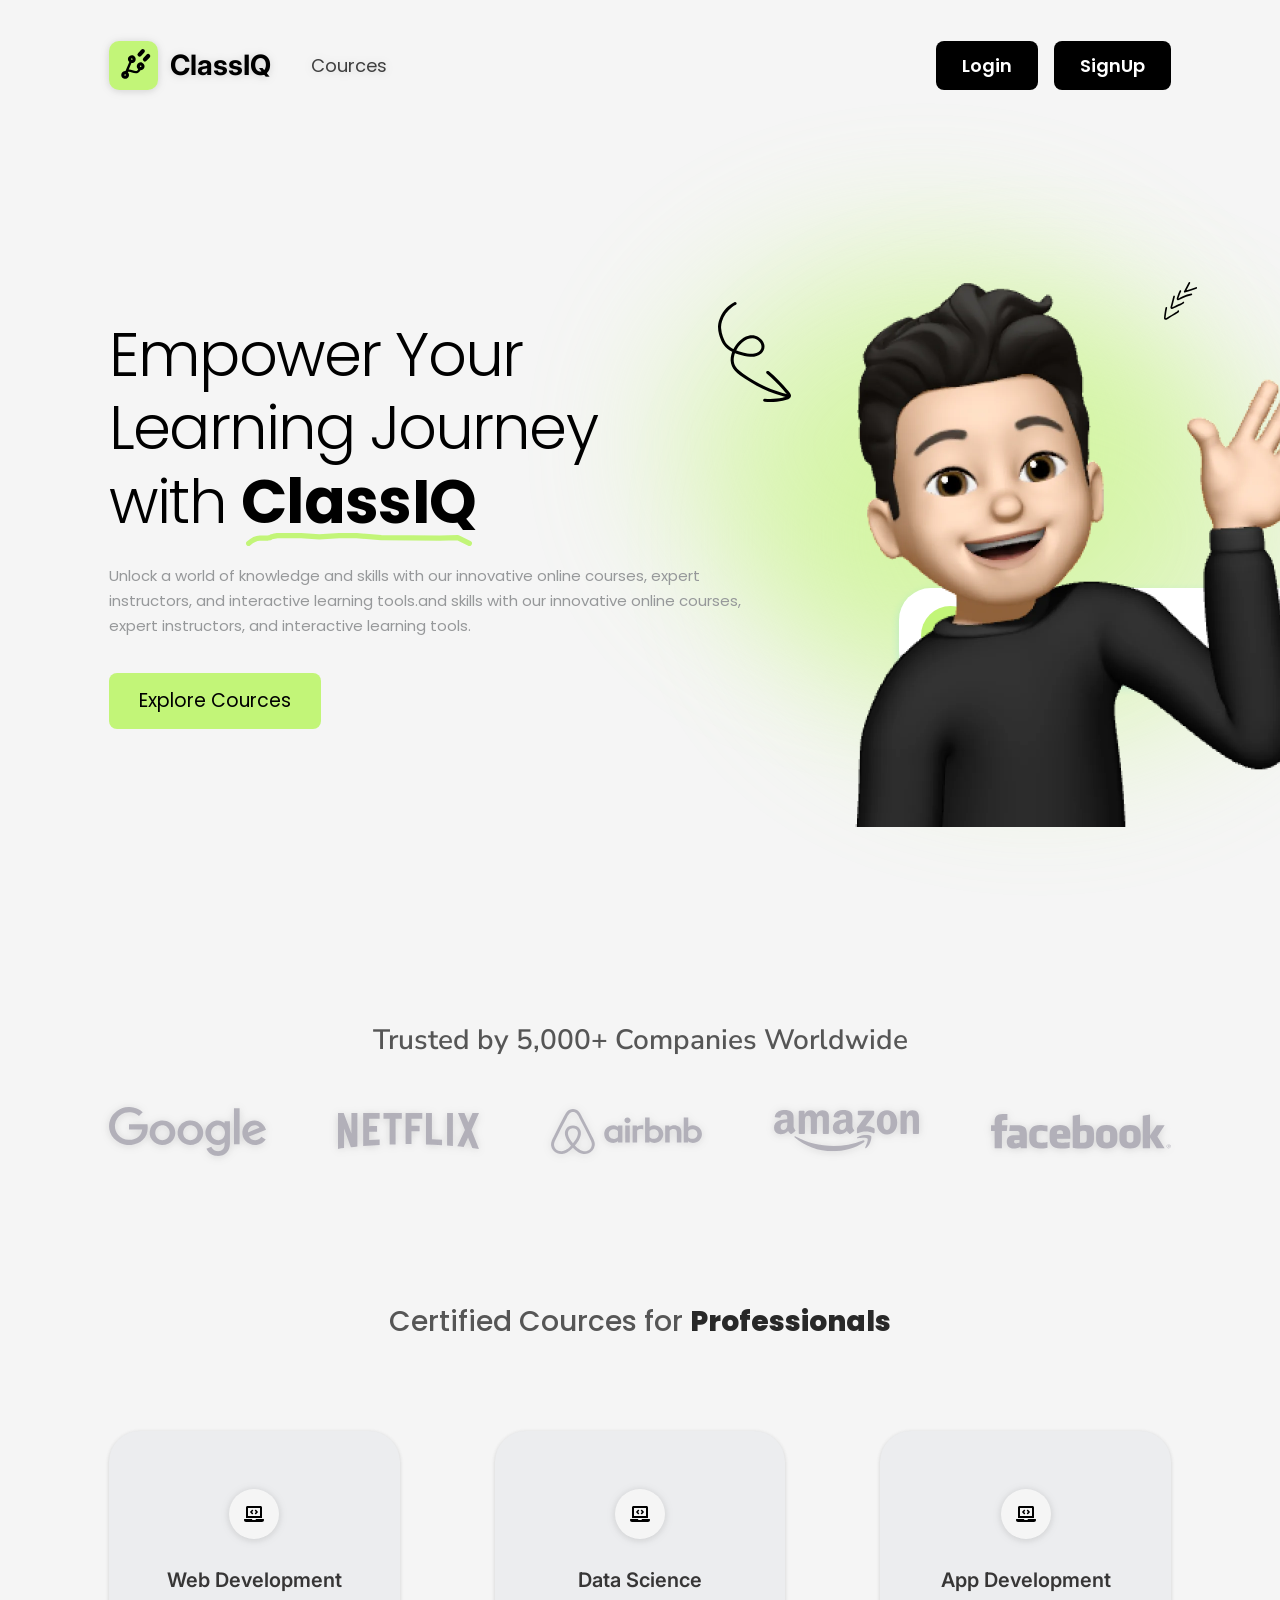
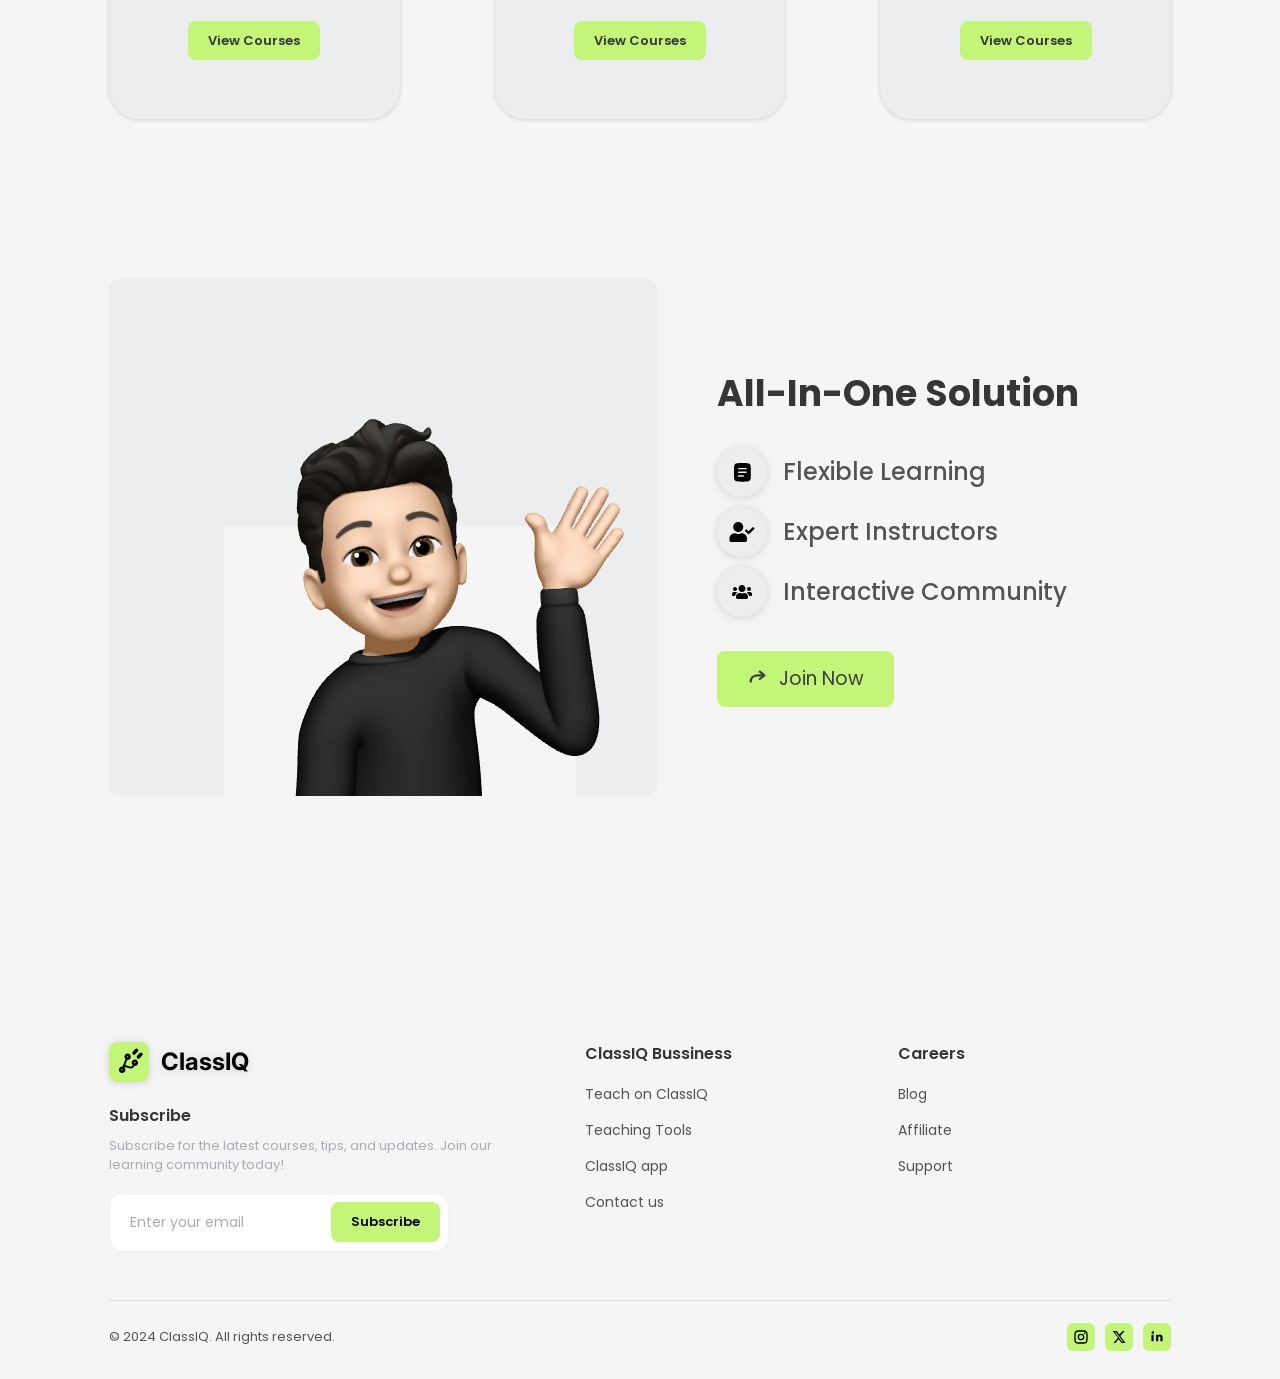
<file: index.html>
<!DOCTYPE html>
<html lang="en">
<head>
<meta charset="UTF-8">
<meta name="viewport" content="width=device-width, initial-scale=1">
<title>ClassIQ — Empower Your Learning Journey</title>
<meta name="description" content="Unlock a world of knowledge and skills with our innovative online courses, expert instructors, and interactive learning tools.">
<link rel="icon" href="assets/icons/logo-mark.svg">
<link rel="preconnect" href="https://fonts.googleapis.com">
<link rel="preconnect" href="https://fonts.gstatic.com" crossorigin>
<link href="https://fonts.googleapis.com/css2?family=Inter:wght@600;700&family=Nunito+Sans:wght@600&family=Poppins:wght@300;400;500;600;700;800&display=swap" rel="stylesheet">
<link rel="stylesheet" href="css/style.css?v=5">
</head>
<body>

<a class="skip-link" href="#main">Skip to content</a>

<header class="site-header">
  <div class="container header-inner">
    <a class="brand" href="index.html">
      <img src="assets/icons/logo-mark.svg" alt="" width="49" height="49">
      <span class="brand-name">ClassIQ</span>
    </a>

    <button class="nav-toggle" aria-expanded="false" aria-controls="primary-nav" aria-label="Menu">
      <span></span><span></span><span></span>
    </button>

    <nav class="primary-nav" id="primary-nav">
      <ul class="nav-links">
        <li><a href="dashboard.html">Cources</a></li>
      </ul>
      <div class="nav-actions">
        <a class="btn btn-dark" href="signin.html">Login</a>
        <a class="btn btn-dark" href="signup.html">SignUp</a>
      </div>
    </nav>
  </div>
</header>

<main id="main">

  <section class="hero">
    <div class="container hero-inner">
      <div class="hero-copy">
        <h1 class="hero-title">
          Empower Your<br>
          Learning Journey<br>
          with <span class="accent">ClassIQ<img class="underline" src="assets/icons/underline-swoosh.svg" alt="" aria-hidden="true"></span>
        </h1>
        <p class="hero-text">
          Unlock a world of knowledge and skills with our innovative online courses, expert
          instructors, and interactive learning tools.and skills with our innovative online courses,
          expert instructors, and interactive learning tools.
        </p>
        <a class="btn btn-green btn-lg" href="dashboard.html">Explore Cources</a>
      </div>

      <div class="hero-art">
        <span class="glow glow-1" aria-hidden="true"></span>
        <span class="glow glow-2" aria-hidden="true"></span>
        <div class="enrolled-card">
          <span class="enrolled-check" aria-hidden="true">
            <svg viewBox="0 0 24 24" width="26" height="26" fill="none" stroke="currentColor"
                 stroke-width="3" stroke-linecap="round" stroke-linejoin="round"><path d="M4 12.5l5.5 5.5L20 7"/></svg>
          </span>
          <div>
            <p class="enrolled-title">Congratulations</p>
            <p class="enrolled-sub">Your are enrolled!</p>
          </div>
        </div>
        <picture>
          <source srcset="assets/images/hero-avatar.webp" type="image/webp">
          <img class="hero-avatar" src="assets/images/hero-avatar.png"
               alt="Smiling student waving" width="602" height="606"
               fetchpriority="high" decoding="async">
        </picture>
        <img class="doodle doodle-arrow" src="assets/icons/doodle-arrow.svg" alt="" aria-hidden="true">
        <img class="doodle doodle-sparks" src="assets/icons/doodle-sparks.svg" alt="" aria-hidden="true">
      </div>
    </div>
  </section>

  <section class="trusted">
    <div class="container">
      <h2 class="trusted-title">Trusted by 5,000+ Companies Worldwide</h2>
      <ul class="logo-strip">
        <li><img src="assets/icons/google.svg" alt="Google" width="177" height="55" loading="lazy" decoding="async"></li>
        <li><img src="assets/icons/netflix.svg" alt="Netflix" width="159" height="41" loading="lazy" decoding="async"></li>
        <li><img src="assets/icons/airbnb.svg" alt="Airbnb" width="170" height="50" loading="lazy" decoding="async"></li>
        <li><img src="assets/icons/amazon.svg" alt="Amazon" width="162" height="46" loading="lazy" decoding="async"></li>
        <li><img src="assets/icons/facebook.svg" alt="Facebook" width="203" height="38" loading="lazy" decoding="async"></li>
      </ul>
    </div>
  </section>

  <section class="courses">
    <div class="container">
      <h2 class="section-title">Certified Cources for <strong>Professionals</strong></h2>
      <ul class="course-grid">
        <li class="course-card">
          <img class="course-icon" src="assets/icons/icon-course.svg" alt="" width="50" height="50">
          <h3 class="course-name">Web Development</h3>
          <a class="btn btn-green btn-sm" href="dashboard.html">View Courses</a>
        </li>
        <li class="course-card">
          <img class="course-icon" src="assets/icons/icon-course.svg" alt="" width="50" height="50">
          <h3 class="course-name">Data Science</h3>
          <a class="btn btn-green btn-sm" href="dashboard.html">View Courses</a>
        </li>
        <li class="course-card">
          <img class="course-icon" src="assets/icons/icon-course.svg" alt="" width="50" height="50">
          <h3 class="course-name">App Development</h3>
          <a class="btn btn-green btn-sm" href="dashboard.html">View Courses</a>
        </li>
      </ul>
    </div>
  </section>

  <section class="solution">
    <div class="container solution-inner">
      <div class="solution-art">
        <div class="solution-plate"></div>
        <picture>
          <source srcset="assets/images/solution-avatar.webp" type="image/webp">
          <img src="assets/images/solution-avatar.png" alt="Student waving"
               width="420" height="420" loading="lazy" decoding="async">
        </picture>
      </div>
      <div class="solution-copy">
        <h2 class="solution-title">All-In-One Solution</h2>
        <ul class="feature-list">
          <li><img src="assets/icons/icon-flexible.svg" alt="" width="50" height="50" loading="lazy" decoding="async"><span>Flexible Learning</span></li>
          <li><img src="assets/icons/icon-instructors.svg" alt="" width="50" height="50" loading="lazy" decoding="async"><span>Expert Instructors</span></li>
          <li><img src="assets/icons/icon-community.svg" alt="" width="50" height="50" loading="lazy" decoding="async"><span>Interactive Community</span></li>
        </ul>
        <a class="btn btn-green btn-lg btn-icon" href="signup.html">
          <svg viewBox="0 0 24 24" width="22" height="22" fill="none" stroke="currentColor"
               stroke-width="2.4" stroke-linecap="round" stroke-linejoin="round" aria-hidden="true">
            <path d="M4 15c0-4 3-7 8-7h6"/><path d="M14 4l5 4-5 4"/></svg>
          Join Now
        </a>
      </div>
    </div>
  </section>

</main>

<footer class="site-footer">
  <div class="container">
    <div class="footer-top">
      <div class="footer-brand">
        <a class="brand" href="index.html">
          <img src="assets/icons/logo-mark.svg" alt="" width="40" height="40">
          <span class="brand-name">ClassIQ</span>
        </a>
        <h3 class="footer-sub-title">Subscribe</h3>
        <p class="footer-sub-text">Subscribe for the latest courses, tips, and updates. Join our learning community today!</p>
        <form class="subscribe" novalidate>
          <label class="sr-only" for="subscribe-email">Email address</label>
          <input id="subscribe-email" type="email" name="email" placeholder="Enter your email" required>
          <button class="btn btn-green btn-sm" type="submit">Subscribe</button>
          <p class="form-msg" role="status" aria-live="polite"></p>
        </form>
      </div>

      <nav class="footer-col" aria-label="ClassIQ Bussiness">
        <h3>ClassIQ Bussiness</h3>
        <ul>
          <li><a href="dashboard.html">Teach on ClassIQ</a></li>
          <li><a href="dashboard.html">Teaching Tools</a></li>
          <li><a href="dashboard.html">ClassIQ app</a></li>
          <li><a href="#main">Contact us</a></li>
        </ul>
      </nav>

      <nav class="footer-col" aria-label="Careers">
        <h3>Careers</h3>
        <ul>
          <li><a href="#main">Blog</a></li>
          <li><a href="#main">Affiliate</a></li>
          <li><a href="#main">Support</a></li>
        </ul>
      </nav>
    </div>

    <div class="footer-bottom">
      <p>&copy; 2024 ClassIQ. All rights reserved.</p>
      <ul class="socials">
        <li><a href="#main" aria-label="Instagram"><svg viewBox="0 0 24 24" width="16" height="16" fill="none" stroke="currentColor" stroke-width="2"><rect x="3" y="3" width="18" height="18" rx="5"/><circle cx="12" cy="12" r="4"/><circle cx="17.5" cy="6.5" r="1.2" fill="currentColor" stroke="none"/></svg></a></li>
        <li><a href="#main" aria-label="X"><svg viewBox="0 0 24 24" width="16" height="16" fill="currentColor"><path d="M17.5 3h3l-6.6 7.5L21.8 21h-6l-4.3-5.6L6.5 21h-3l7-8L2.5 3h6.2l3.9 5.2L17.5 3zm-1.1 16h1.7L7.7 4.8H5.9L16.4 19z"/></svg></a></li>
        <li><a href="#main" aria-label="LinkedIn"><svg viewBox="0 0 24 24" width="16" height="16" fill="currentColor"><path d="M6.9 8.5v10H3.7v-10h3.2zM5.3 3.5a1.9 1.9 0 110 3.7 1.9 1.9 0 010-3.7zM20.3 18.5h-3.2v-5.2c0-1.3-.5-2.1-1.6-2.1-.9 0-1.4.6-1.6 1.2-.1.2-.1.5-.1.8v5.3H10.6s0-9 0-10h3.2v1.5c.4-.7 1.2-1.7 3-1.7 2.2 0 3.6 1.4 3.6 4.4v5.8z"/></svg></a></li>
      </ul>
    </div>
  </div>
</footer>

<script src="js/main.js?v=5"></script>
</body>
</html>
</file>
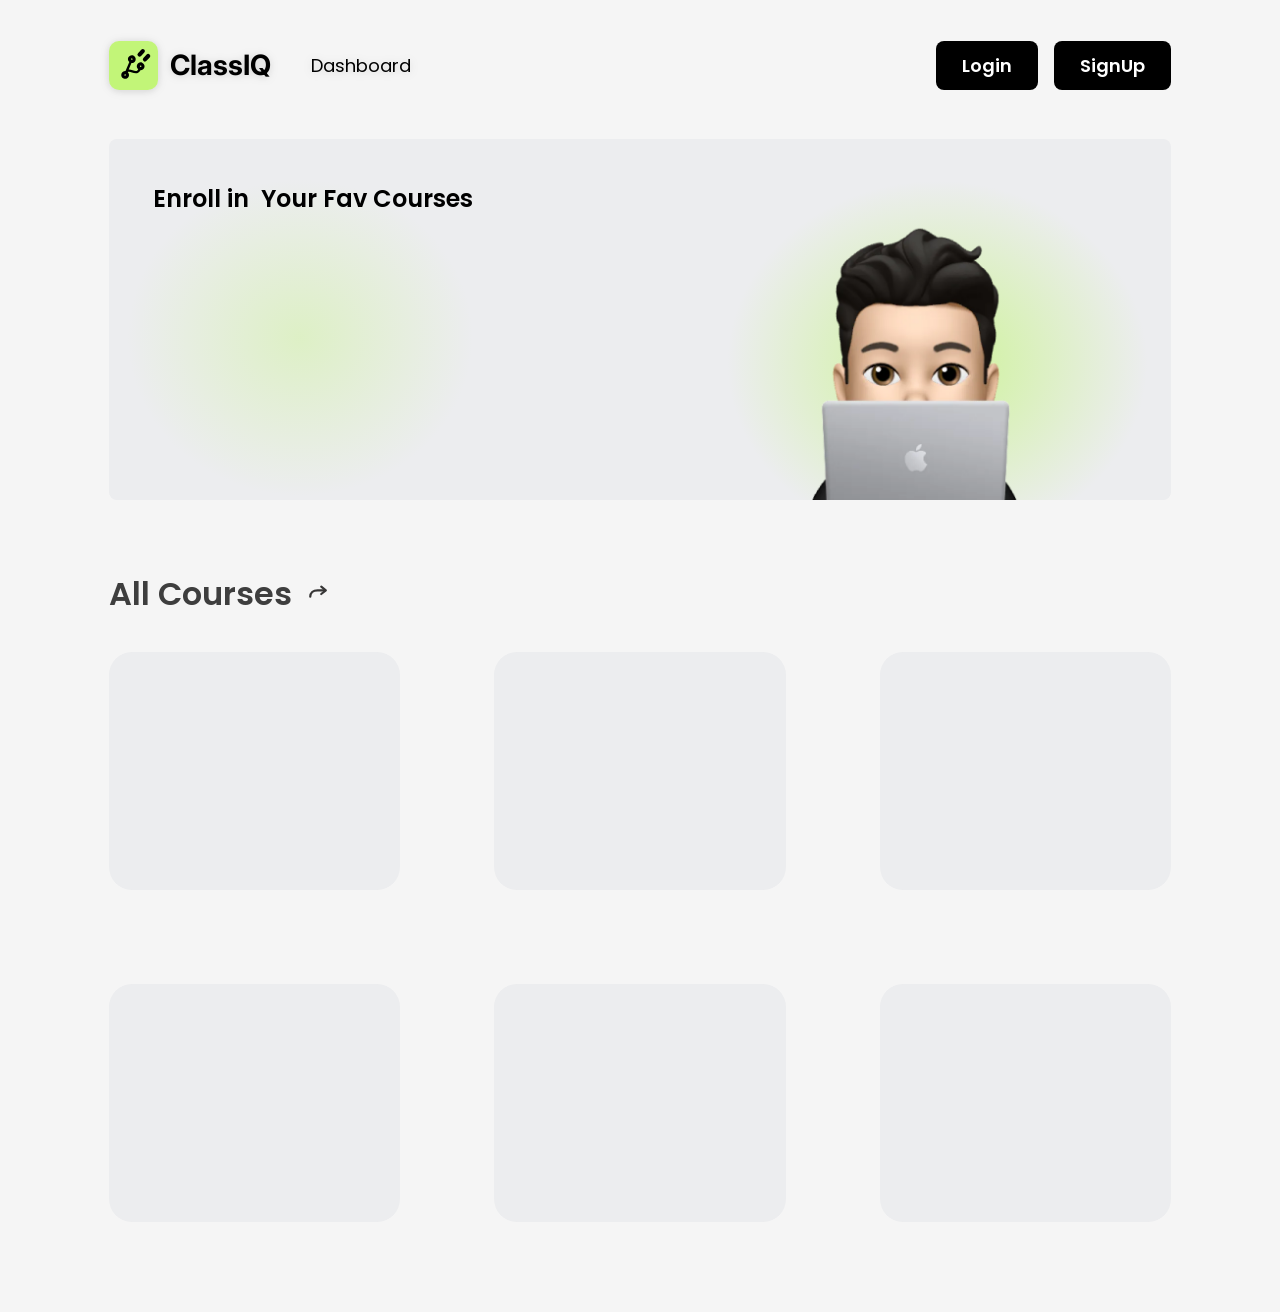
<file: dashboard.html>
<!DOCTYPE html>
<html lang="en">
<head>
<meta charset="UTF-8">
<meta name="viewport" content="width=device-width, initial-scale=1">
<title>ClassIQ — Dashboard</title>
<meta name="description" content="Browse all ClassIQ courses and enroll in your favourites.">
<link rel="icon" href="assets/icons/logo-mark.svg">
<link rel="preconnect" href="https://fonts.googleapis.com">
<link rel="preconnect" href="https://fonts.gstatic.com" crossorigin>
<link href="https://fonts.googleapis.com/css2?family=Inter:wght@600;700&family=Nunito+Sans:wght@600&family=Poppins:wght@300;400;500;600;700;800&display=swap" rel="stylesheet">
<link rel="stylesheet" href="css/style.css?v=5">
</head>
<body>
<a class="skip-link" href="#main">Skip to content</a>

<header class="site-header">
  <div class="container header-inner">
    <a class="brand" href="index.html">
      <img src="assets/icons/logo-mark.svg" alt="" width="49" height="49">
      <span class="brand-name">ClassIQ</span>
    </a>

    <button class="nav-toggle" aria-expanded="false" aria-controls="primary-nav" aria-label="Menu">
      <span></span><span></span><span></span>
    </button>

    <nav class="primary-nav" id="primary-nav">
      <ul class="nav-links">
        <li><a href="dashboard.html" aria-current="page">Dashboard</a></li>
      </ul>
      <div class="nav-actions">
        <a class="btn btn-dark" href="signin.html">Login</a>
        <a class="btn btn-dark" href="signup.html">SignUp</a>
      </div>
    </nav>
  </div>
</header>

<main id="main">
  <div class="container">
    <section class="banner">
      <h1 class="banner-title">Enroll in&nbsp; Your Fav Courses</h1>
      <picture>
        <source srcset="assets/images/dashboard-avatar.webp" type="image/webp">
        <img src="assets/images/dashboard-avatar.png" alt="Student working on a laptop"
             width="324" height="296" fetchpriority="high" decoding="async">
      </picture>
    </section>
  </div>

  <section class="all-courses">
    <div class="container">
      <div class="all-courses-head">
        <h2>All Courses</h2>
        <svg viewBox="0 0 24 24" width="25" height="22" fill="none" stroke="currentColor"
             stroke-width="2.4" stroke-linecap="round" stroke-linejoin="round" aria-hidden="true">
          <path d="M3 15c0-4 3-7 8-7h8"/><path d="M15 4l5 4-5 4"/></svg>
      </div>
      <ul class="card-grid">
        <li class="placeholder-card"></li>
        <li class="placeholder-card"></li>
        <li class="placeholder-card"></li>
        <li class="placeholder-card"></li>
        <li class="placeholder-card"></li>
        <li class="placeholder-card"></li>
      </ul>
    </div>
  </section>
</main>

<script src="js/main.js?v=5"></script>
</body>
</html>
</file>
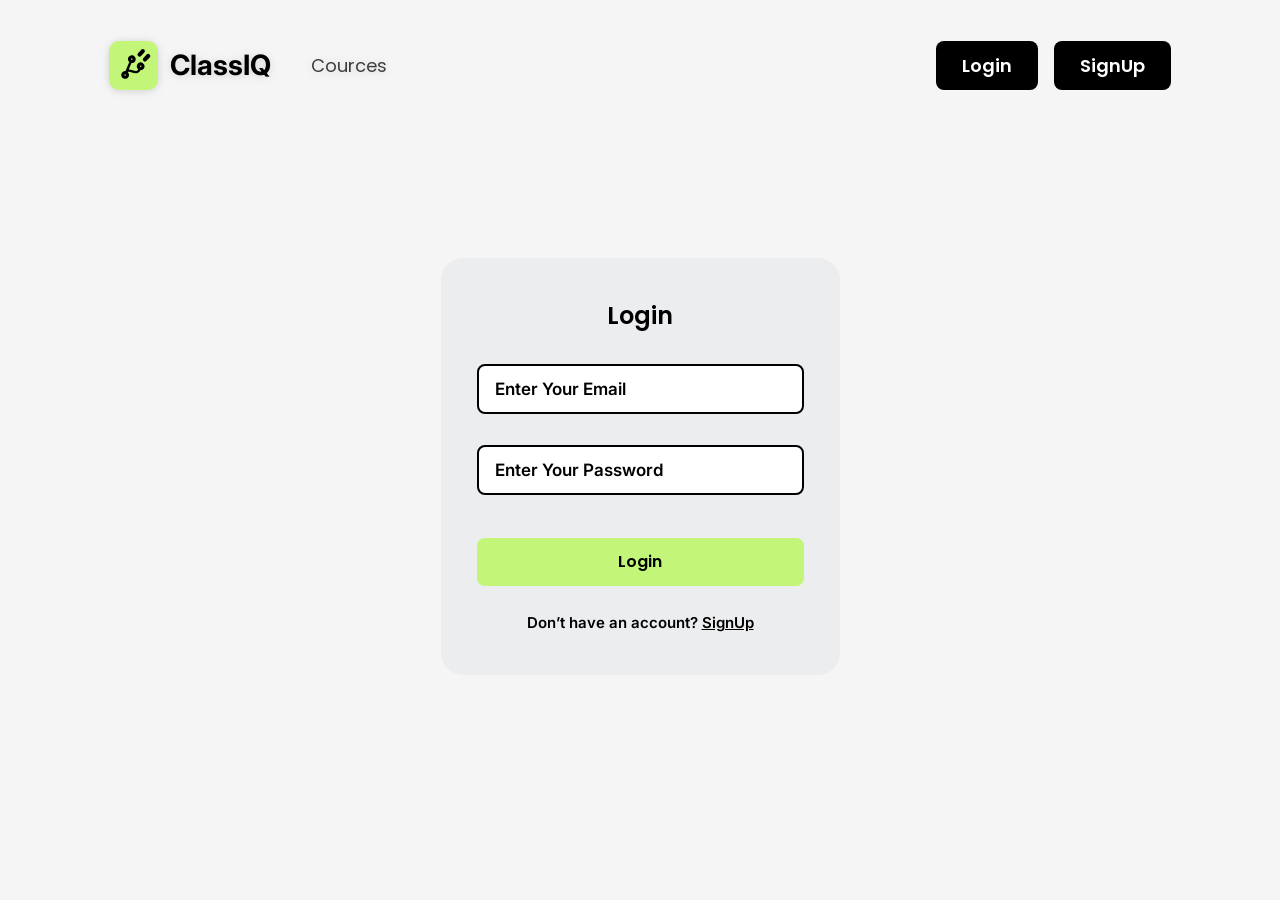
<file: signin.html>
<!DOCTYPE html>
<html lang="en">
<head>
<meta charset="UTF-8">
<meta name="viewport" content="width=device-width, initial-scale=1">
<title>ClassIQ — Login</title>
<meta name="description" content="Log in to your ClassIQ account.">
<link rel="icon" href="assets/icons/logo-mark.svg">
<link rel="preconnect" href="https://fonts.googleapis.com">
<link rel="preconnect" href="https://fonts.gstatic.com" crossorigin>
<link href="https://fonts.googleapis.com/css2?family=Inter:wght@600;700&family=Nunito+Sans:wght@600&family=Poppins:wght@300;400;500;600;700;800&display=swap" rel="stylesheet">
<link rel="stylesheet" href="css/style.css?v=5">
</head>
<body>
<a class="skip-link" href="#main">Skip to content</a>

<header class="site-header">
  <div class="container header-inner">
    <a class="brand" href="index.html">
      <img src="assets/icons/logo-mark.svg" alt="" width="49" height="49">
      <span class="brand-name">ClassIQ</span>
    </a>

    <button class="nav-toggle" aria-expanded="false" aria-controls="primary-nav" aria-label="Menu">
      <span></span><span></span><span></span>
    </button>

    <nav class="primary-nav" id="primary-nav">
      <ul class="nav-links">
        <li><a href="dashboard.html">Cources</a></li>
      </ul>
      <div class="nav-actions">
        <a class="btn btn-dark" href="signin.html">Login</a>
        <a class="btn btn-dark" href="signup.html">SignUp</a>
      </div>
    </nav>
  </div>
</header>

<main id="main">
  <section class="auth">
    <div class="auth-card">
      <h1 class="auth-title">Login</h1>
      <form class="auth-form" novalidate>
        <div class="field">
          <label class="sr-only" for="email">Email</label>
          <input id="email" type="email" name="email" placeholder="Enter Your Email" autocomplete="email" required>
          <p class="field-msg" aria-live="polite"></p>
        </div>
        <div class="field">
          <label class="sr-only" for="password">Password</label>
          <input id="password" type="password" name="password" placeholder="Enter Your Password" autocomplete="current-password" required>
          <p class="field-msg" aria-live="polite"></p>
        </div>
        <button class="btn btn-green" type="submit">Login</button>
      </form>
      <p class="auth-alt">Don&rsquo;t have an account?&nbsp;<a href="signup.html">SignUp</a></p>
    </div>
  </section>
</main>

<script src="js/main.js?v=5"></script>
</body>
</html>
</file>
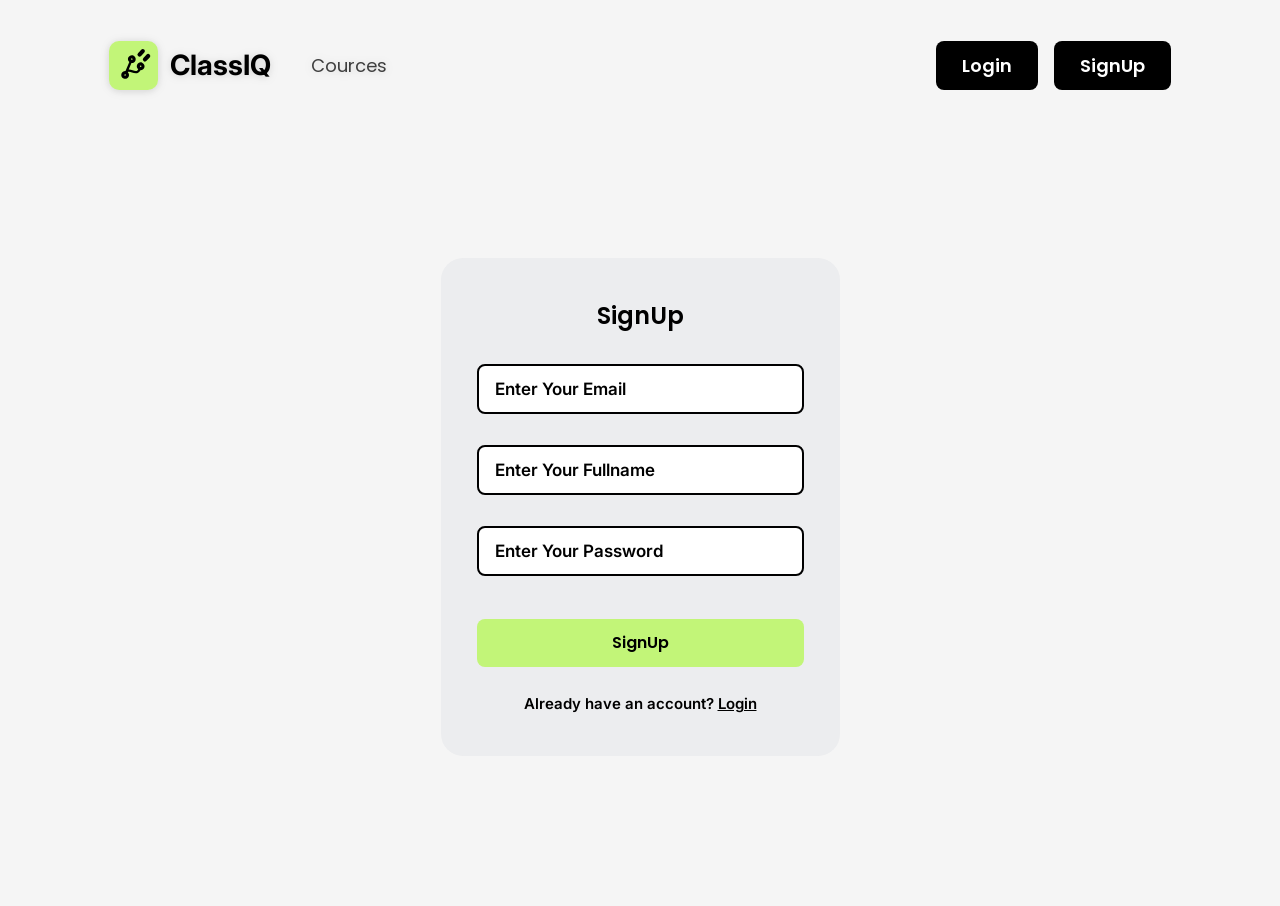
<file: signup.html>
<!DOCTYPE html>
<html lang="en">
<head>
<meta charset="UTF-8">
<meta name="viewport" content="width=device-width, initial-scale=1">
<title>ClassIQ — Sign up</title>
<meta name="description" content="Create your ClassIQ account and start learning.">
<link rel="icon" href="assets/icons/logo-mark.svg">
<link rel="preconnect" href="https://fonts.googleapis.com">
<link rel="preconnect" href="https://fonts.gstatic.com" crossorigin>
<link href="https://fonts.googleapis.com/css2?family=Inter:wght@600;700&family=Nunito+Sans:wght@600&family=Poppins:wght@300;400;500;600;700;800&display=swap" rel="stylesheet">
<link rel="stylesheet" href="css/style.css?v=5">
</head>
<body>
<a class="skip-link" href="#main">Skip to content</a>

<header class="site-header">
  <div class="container header-inner">
    <a class="brand" href="index.html">
      <img src="assets/icons/logo-mark.svg" alt="" width="49" height="49">
      <span class="brand-name">ClassIQ</span>
    </a>

    <button class="nav-toggle" aria-expanded="false" aria-controls="primary-nav" aria-label="Menu">
      <span></span><span></span><span></span>
    </button>

    <nav class="primary-nav" id="primary-nav">
      <ul class="nav-links">
        <li><a href="dashboard.html">Cources</a></li>
      </ul>
      <div class="nav-actions">
        <a class="btn btn-dark" href="signin.html">Login</a>
        <a class="btn btn-dark" href="signup.html">SignUp</a>
      </div>
    </nav>
  </div>
</header>

<main id="main">
  <section class="auth">
    <div class="auth-card">
      <h1 class="auth-title">SignUp</h1>
      <form class="auth-form" novalidate>
        <div class="field">
          <label class="sr-only" for="email">Email</label>
          <input id="email" type="email" name="email" placeholder="Enter Your Email" autocomplete="email" required>
          <p class="field-msg" aria-live="polite"></p>
        </div>
        <div class="field">
          <label class="sr-only" for="fullname">Full name</label>
          <input id="fullname" type="text" name="fullname" placeholder="Enter Your Fullname" autocomplete="name" required>
          <p class="field-msg" aria-live="polite"></p>
        </div>
        <div class="field">
          <label class="sr-only" for="password">Password</label>
          <input id="password" type="password" name="password" placeholder="Enter Your Password" autocomplete="new-password" required>
          <p class="field-msg" aria-live="polite"></p>
        </div>
        <button class="btn btn-green" type="submit">SignUp</button>
      </form>
      <p class="auth-alt">Already have an account?&nbsp;<a href="signin.html">Login</a></p>
    </div>
  </section>
</main>

<script src="js/main.js?v=5"></script>
</body>
</html>
</file>
<file: css/style.css>
/* ClassIQ — shared stylesheet. Colours, radii, type and shadows are taken from the Figma file. */

:root {

  --green:        #C2F578;
  --black:        #000000;
  --page-bg:      #F5F5F5;
  --card-bg:      #ECEDEF;
  --white:        #FFFFFF;
  --heading:      #373636;
  --heading-alt:  #3E3E3E;
  --body:         #545454;
  --muted:        #ACAAB4;
  --text-strong:  #282828;
  --text-mid:     #565656;
  --text-soft:    #595959;
  --text-slate:   #545567;
  --text-faint:   #96989A;
  --line:         #D9D9D9;

  --font-display: "Inter", system-ui, -apple-system, "Segoe UI", sans-serif;
  --font-ui:      "Poppins", system-ui, -apple-system, "Segoe UI", sans-serif;
  --font-alt:     "Nunito Sans", system-ui, -apple-system, sans-serif;

  --container:    1190px;
  --gutter:       clamp(20px, 5vw, 125px);
  --radius-sm:    8px;
  --radius:       14px;
  --radius-lg:    24px;
}

*, *::before, *::after { box-sizing: border-box; }

html { -webkit-text-size-adjust: 100%; scroll-behavior: smooth; }

body {
  margin: 0;
  background: var(--page-bg);
  color: var(--heading);
  font-family: var(--font-ui);
  font-size: 16px;
  line-height: 1.5;
  -webkit-font-smoothing: antialiased;
}

img, svg { max-width: 100%; display: block; }
picture { display: contents; }   /* the <img> inside carries the layout rules, not the wrapper */
ul { list-style: none; margin: 0; padding: 0; }
a { color: inherit; text-decoration: none; }
button { font: inherit; }

h1, h2, h3, p { margin: 0; }

.container {
  width: 100%;
  max-width: var(--container);
  margin-inline: auto;
  padding-inline: var(--gutter);
}
@media (min-width: 1440px) { .container { padding-inline: 0; } }

.sr-only {
  position: absolute; width: 1px; height: 1px; padding: 0; margin: -1px;
  overflow: hidden; clip: rect(0 0 0 0); white-space: nowrap; border: 0;
}

.skip-link {
  position: absolute; left: -9999px; top: 0; z-index: 100;
  background: var(--black); color: #fff; padding: 10px 18px; border-radius: 0 0 8px 0;
}
.skip-link:focus { left: 0; }

:focus-visible { outline: 3px solid var(--black); outline-offset: 3px; border-radius: 4px; }

/* Buttons */
.btn {
  display: inline-flex; align-items: center; justify-content: center; gap: 10px;
  font-family: var(--font-ui); font-weight: 600; text-align: center;
  border: 0; border-radius: var(--radius-sm); cursor: pointer;
  transition: transform .15s ease, box-shadow .15s ease, background-color .15s ease;
}
.btn:hover { transform: translateY(-2px); }
.btn:active { transform: translateY(0); }

.btn-dark  { background: var(--black); color: #fff; padding: 11px 26px; font-size: 18px; }
.btn-dark:hover { box-shadow: 0 8px 20px rgba(0,0,0,.25); }

.btn-green { background: var(--green); color: var(--black); }
.course-card .btn-green { color: var(--heading); }
.solution-copy .btn-green { color: var(--heading-alt); }
.btn-green:hover { box-shadow: 0 8px 20px rgba(194,245,120,.55); }

.btn-lg { padding: 14px 30px; font-size: 19px; font-weight: 400; border-radius: var(--radius-sm); }
.btn-sm { padding: 10px 20px; font-size: 13px; font-weight: 600; border-radius: var(--radius-sm); }
.btn-icon svg { flex: none; }

/* Header */
.site-header { padding: 27px 0 0; position: relative; z-index: 20; }

.header-inner { display: flex; align-items: center; gap: 40px; min-height: 76px; }

.brand { display: inline-flex; align-items: center; gap: 12px; flex: none; filter: drop-shadow(0 1px 4px rgba(12,12,13,.05)) drop-shadow(0 1px 4px rgba(12,12,13,.10)); }
.brand img { width: 49px; height: 49px; }
.brand-name { font-family: var(--font-display); font-weight: 700; font-size: 28px; color: var(--black); }

.primary-nav { display: flex; align-items: center; gap: 40px; flex: 1; }
.nav-links { display: flex; gap: 32px; filter: drop-shadow(0 1px 4px rgba(12,12,13,.05)) drop-shadow(0 1px 4px rgba(12,12,13,.10)); }
.nav-links a { font-size: 18px; font-weight: 400; color: var(--heading-alt); }
.nav-links a:hover, .nav-links a[aria-current="page"] { color: var(--black); }
.nav-actions { display: flex; gap: 16px; margin-left: auto; }

.nav-toggle {
  display: none; margin-left: auto; width: 44px; height: 44px;
  background: none; border: 0; cursor: pointer; padding: 10px;
}
.nav-toggle span { display: block; height: 2px; background: var(--black); border-radius: 2px; margin: 5px 0; transition: .2s; }
.nav-toggle[aria-expanded="true"] span:nth-child(1) { transform: translateY(7px) rotate(45deg); }
.nav-toggle[aria-expanded="true"] span:nth-child(2) { opacity: 0; }
.nav-toggle[aria-expanded="true"] span:nth-child(3) { transform: translateY(-7px) rotate(-45deg); }

/* Hero */
.hero { position: relative; overflow: hidden; padding-top: 40px; }

.hero-inner {
  position: relative;
  min-height: 761px;
  display: flex; align-items: center;
}
.hero-copy { position: relative; z-index: 5; max-width: 690px; }

.hero-title {
  font-family: var(--font-ui);
  font-weight: 300;
  font-size: clamp(38px, 4.75vw, 68px);
  line-height: 1.21;
  letter-spacing: -.03em;
  color: var(--black);
}
.hero-title .accent { font-weight: 700; color: var(--black); letter-spacing: -.01em; }
.accent { position: relative; display: inline-block; }
.underline {
  position: absolute; left: 2%; bottom: -.12em; width: 96%; height: auto; pointer-events: none;
}

.hero-text {
  margin: 26px 0 34px;
  max-width: 640px;
  font-size: 15px; line-height: 1.65; color: var(--text-faint);
}

/* Art block positioned as a % of the Figma art region (620x606) */
.hero-art {
  position: absolute;
  right: -100px;
  top: 50%; transform: translateY(-50%);
  width: 620px;
  aspect-ratio: 620 / 606;
}

.glow {
  position: absolute;
  border-radius: 50%;
  background: var(--green);
  filter: blur(70px);
  pointer-events: none;
}

.glow-1 { left: -8%;   top: 4%;   width: 84%;  height: 66%; opacity: .42; }

.glow-2 { left: 8%;    top: 16%;  width: 88%;  height: 72%; opacity: .40; }

.hero-avatar {
  position: absolute; z-index: 3;
  left: 2.7%; top: 0; width: 97.1%; height: auto;
}

.doodle { position: absolute; z-index: 4; width: auto; }
.doodle-arrow  { left: .5%;  top: 13.4%; width: 11.9%; }
.doodle-sparks { left: 72.4%; top: 10.2%; width: 5.3%; }

.enrolled-card {
  position: absolute; z-index: 2;
  left: 29.7%; top: 60.6%; width: 66%;
  display: flex; align-items: center; gap: 16px;
  padding: 18px 22px;
  background: var(--white); border-radius: 32px;
  backdrop-filter: blur(20px);
  box-shadow: 0 4px 10px rgba(33,200,246,.20);
}
.enrolled-check {
  flex: none; display: grid; place-items: center;
  width: 59px; height: 59px; border-radius: 50%;
  background: var(--green); color: var(--black);
}
.enrolled-title { font-family: var(--font-ui); font-weight: 600; font-size: clamp(17px, 1.7vw, 24px); color: var(--text-soft); white-space: nowrap; }
.enrolled-sub   { font-size: clamp(13px, 1.3vw, 18px); color: var(--text-slate); white-space: nowrap; }

/* Trusted by */
.trusted { padding: 115px 0 0; }

.trusted-title {
  font-family: var(--font-alt); font-weight: 600; font-size: clamp(20px, 2.2vw, 28px);
  text-align: center; color: var(--text-mid); margin-bottom: 46px;
}

.logo-strip {
  display: flex; flex-wrap: wrap; align-items: center; justify-content: space-between;
  gap: 32px 48px;
  filter: drop-shadow(0 1px 4px rgba(12,12,13,.05)) drop-shadow(0 1px 4px rgba(12,12,13,.10));
}
.logo-strip img {
  width: 100%; height: auto; object-fit: contain;
  transition: opacity .2s ease;
}
.logo-strip li { flex: 0 1 auto; opacity: .9; }
.logo-strip li:hover { opacity: 1; }

.logo-strip li:nth-child(1) { width: clamp(96px, 12.3vw, 177px); }
.logo-strip li:nth-child(2) { width: clamp(86px, 11.0vw, 159px); }
.logo-strip li:nth-child(3) { width: clamp(92px, 11.8vw, 170px); }
.logo-strip li:nth-child(4) { width: clamp(88px, 11.3vw, 162px); }
.logo-strip li:nth-child(5) { width: clamp(110px, 14.1vw, 203px); }

/* Courses */
.courses { padding: 145px 0 0; }

.section-title {
  font-family: var(--font-ui); font-weight: 500; font-size: clamp(22px, 2.4vw, 28px);
  text-align: center; color: var(--text-mid); margin-bottom: 88px;
}
.section-title strong { font-weight: 800; color: var(--text-strong); }

.course-grid {
  display: grid; grid-template-columns: repeat(auto-fit, minmax(260px, 1fr));
  gap: clamp(24px, 8vw, 95px);
}
.course-card {
  display: flex; flex-direction: column; align-items: center; justify-content: center;
  gap: 26px; min-height: 288px; padding: 40px 24px;
  background: var(--card-bg); border-radius: 31px;
  box-shadow: 0 1px 4px rgba(12,12,13,.05), 0 1px 4px rgba(12,12,13,.10);
  transition: transform .2s ease, box-shadow .2s ease;
}
.course-card:hover { transform: translateY(-6px); box-shadow: 0 18px 36px rgba(12,12,13,.12); }
.course-icon { width: 50px; height: 50px;
  filter: drop-shadow(0 1px 4px rgba(12,12,13,.05)) drop-shadow(0 1px 4px rgba(12,12,13,.10)); }
.course-name { font-family: var(--font-display); font-weight: 600; font-size: 20px; color: var(--heading); }

/* All-In-One Solution */
.solution { padding: 160px 0 0; }

.solution-inner {
  display: grid; grid-template-columns: minmax(0, 548px) minmax(0, 1fr);
  gap: 60px; align-items: center;
}

.solution-art {
  position: relative;
  width: 548px; max-width: 100%;
  aspect-ratio: 548 / 517;
  background: var(--card-bg); border-radius: 9px;
}

.solution-plate {
  position: absolute; left: 21%; top: 47.8%;
  width: 64.2%; height: 52.2%;
  background: var(--page-bg);
}
.solution-art img { position: absolute; left: 18.1%; top: 18.8%; z-index: 2; width: 76.6%; height: auto; }

.solution-title {
  font-family: var(--font-ui); font-weight: 700; font-size: clamp(28px, 3.2vw, 36px);
  color: var(--heading); margin-bottom: 26px;
}

.feature-list { display: flex; flex-direction: column; gap: 10px; margin-bottom: 34px; }
.feature-list li { display: flex; align-items: center; gap: 16px; }
.feature-list img { width: 50px; height: 50px; flex: none;
  filter: drop-shadow(0 1px 4px rgba(12,12,13,.05)) drop-shadow(0 1px 4px rgba(12,12,13,.10)); }
.feature-list span { font-family: var(--font-ui); font-weight: 500; font-size: clamp(18px, 2vw, 24px); color: var(--body); }

/* Footer */
.site-footer { background: transparent; padding: 56px 0 28px; margin-top: 190px; }

.footer-top {
  display: grid; grid-template-columns: minmax(0, 1.6fr) repeat(2, minmax(0, 1fr));
  gap: 40px;
}
.footer-brand .brand { margin-bottom: 22px; }
.footer-brand .brand img { width: 40px; height: 40px; }
.footer-brand .brand-name { font-size: 24px; }

.footer-sub-title { font-family: var(--font-ui); font-weight: 600; font-size: 16px; color: var(--heading); margin-bottom: 8px; }
.footer-sub-text  { font-size: 13px; color: var(--muted); max-width: 420px; margin-bottom: 18px; }

.subscribe { position: relative; display: flex; align-items: center; gap: 8px;
  background: var(--white); border: 1px solid rgba(0,0,0,.06);
  border-radius: var(--radius); padding: 8px; max-width: 340px; }
.subscribe input {
  flex: 1; min-width: 0; border: 0; background: none; padding: 10px 12px;
  font: inherit; font-size: 14px; color: var(--heading);
}
.subscribe input::placeholder { color: var(--muted); }
.subscribe input:focus { outline: none; }
.subscribe:focus-within { box-shadow: 0 0 0 3px rgba(194,245,120,.7); }

.form-msg {
  position: absolute; left: 10px; top: calc(100% + 8px);
  font-size: 12px; color: var(--body); margin: 0;
}
.form-msg.is-error { color: #B3261E; }
.form-msg.is-ok { color: #2E7D32; }

.footer-col h3 { font-family: var(--font-ui); font-weight: 600; font-size: 16px; color: var(--heading); margin-bottom: 16px; }
.footer-col li + li { margin-top: 12px; }
.footer-col a { font-size: 14px; color: var(--body); }
.footer-col a:hover { color: var(--black); text-decoration: underline; }

.footer-bottom {
  display: flex; flex-wrap: wrap; align-items: center; justify-content: space-between; gap: 16px;
  margin-top: 48px; padding-top: 22px; border-top: 1px solid rgba(0,0,0,.10);
}
.footer-bottom p { font-size: 13px; color: var(--body); }
.socials { display: flex; gap: 10px; }
.socials a {
  display: grid; place-items: center; width: 28px; height: 28px;
  background: var(--green); color: var(--black); border-radius: 6px;
  transition: transform .15s ease;
}
.socials a:hover { transform: translateY(-2px); }

/* Sign in / sign up */
.auth { display: grid; place-items: center; padding: 155px 0 150px; }

.auth-card {
  width: min(399px, 100%); padding: 40px 36px;
  background: var(--card-bg); border-radius: 22px;
}
.auth-title {
  font-family: var(--font-ui); font-weight: 600; font-size: 24px;
  text-align: center; color: var(--black); margin-bottom: 30px;
}

.auth-form { display: flex; flex-direction: column; gap: 14px; }
.field { display: flex; flex-direction: column; }
.field input {
  width: 100%; padding: 13px 16px;
  font-family: var(--font-display); font-weight: 600; font-size: 17px; color: var(--black);
  background: var(--white); border: 2px solid var(--black); border-radius: var(--radius-sm);
}
.field input::placeholder { color: var(--black); opacity: 1; }
.field input:focus { outline: none; box-shadow: 0 0 0 3px rgba(194,245,120,.8); }
.field input[aria-invalid="true"] { border-color: #B3261E; }
.field-msg { font-size: 12px; color: #B3261E; margin-top: 5px; min-height: 1em; }

.auth-form .btn { width: 100%; margin-top: 12px; padding: 12px; font-size: 16px; }

.auth-alt { text-align: center; font-family: var(--font-display); font-weight: 600; font-size: 15px; margin-top: 26px; color: var(--black); }
.auth-alt a { text-decoration: underline; }

/* Dashboard */
.banner {
  position: relative; overflow: hidden;
  background: var(--card-bg); border-radius: 8px;
  min-height: 361px; margin-top: 36px;
  display: flex; align-items: flex-start;
}
.banner::before {
  content: ""; position: absolute; inset: 0;
  background:
    radial-gradient(300px 260px at 78% 62%, rgba(194,245,120,.75), transparent 70%),
    radial-gradient(240px 220px at 18% 55%, rgba(194,245,120,.35), transparent 72%);
}
.banner-title {
  position: relative; z-index: 1;
  font-family: var(--font-ui); font-weight: 600; font-size: clamp(20px, 2.4vw, 24px);
  color: var(--black); padding: 42px 0 0 44px;
}
.banner img {
  position: absolute; right: 9%; bottom: 0; z-index: 1;
  width: 324px; max-width: 30%; height: auto;
}

.all-courses { padding: 70px 0 90px; }
.all-courses-head { display: flex; align-items: center; gap: 14px; margin-bottom: 34px; }
.all-courses-head h2 { font-family: var(--font-ui); font-weight: 600; font-size: clamp(24px, 3vw, 32px); color: var(--heading-alt); }

.card-grid { display: grid; grid-template-columns: repeat(3, 1fr); gap: clamp(24px, 7.9vw, 94px); }
.placeholder-card {
  background: var(--card-bg); border-radius: 23px;
  aspect-ratio: 334 / 273; transition: transform .2s ease, box-shadow .2s ease;
}
.placeholder-card:hover { transform: translateY(-6px); box-shadow: 0 20px 40px rgba(0,0,0,.07); }

/* Responsive */
@media (max-width: 1080px) {
  .hero-inner { flex-direction: column; align-items: stretch; min-height: 0; padding-bottom: 40px; }
  .hero-copy { max-width: none; }
  .hero-art {

    position: relative; right: auto; top: auto; transform: none;   /* must stay positioned: the avatar, glows and card are absolute children */
    width: 100%; max-width: 520px; margin: 30px auto 0;
  }
  .enrolled-card { left: 8%; width: 84%; padding: 14px 16px; gap: 12px; }
  .enrolled-check { width: 46px; height: 46px; }
  .enrolled-title, .enrolled-sub { white-space: normal; }
  .solution-inner { grid-template-columns: 1fr; }
  .solution-art { margin-inline: auto; }
  .footer-top { grid-template-columns: 1fr 1fr; }
  .footer-brand { grid-column: 1 / -1; }
}

@media (max-width: 760px) {
  .nav-toggle { display: block; }
  .primary-nav {
    position: absolute; left: 0; right: 0; top: 100%;
    flex-direction: column; align-items: stretch; gap: 6px;
    background: var(--white); padding: 18px var(--gutter) 24px;
    box-shadow: 0 18px 40px rgba(0,0,0,.10);
    clip-path: inset(0 0 100% 0); opacity: 0; pointer-events: none;
    transition: clip-path .25s ease, opacity .2s ease;
  }
  .primary-nav.is-open { clip-path: inset(0 0 0 0); opacity: 1; pointer-events: auto; }
  .nav-links { flex-direction: column; gap: 4px; }
  .nav-links a { display: block; padding: 10px 0; font-size: 17px; }
  .nav-actions { margin: 10px 0 0; }
  .nav-actions .btn { flex: 1; }

  .trusted { padding-top: 60px; }
  .logo-strip { justify-content: center; gap: 26px 34px; }
  .logo-strip img { height: 30px; }

  .courses { padding-top: 56px; }
  .card-grid { grid-template-columns: repeat(2, 1fr); }
  .section-title { margin-bottom: 42px; }
  .course-grid { gap: 26px; }

  .solution { padding: 50px 0 80px; }
  .footer-top { grid-template-columns: 1fr; gap: 34px; }
  .banner-title { padding: 28px 0 0 24px; }
  .banner img { max-width: 46%; right: 2%; }
  .auth { padding: 60px 0 90px; }
  .card-grid { grid-template-columns: 1fr; }
}

@media (prefers-reduced-motion: reduce) {
  html { scroll-behavior: auto; }
  *, *::before, *::after { transition-duration: .01ms !important; animation-duration: .01ms !important; }
}
</file>
